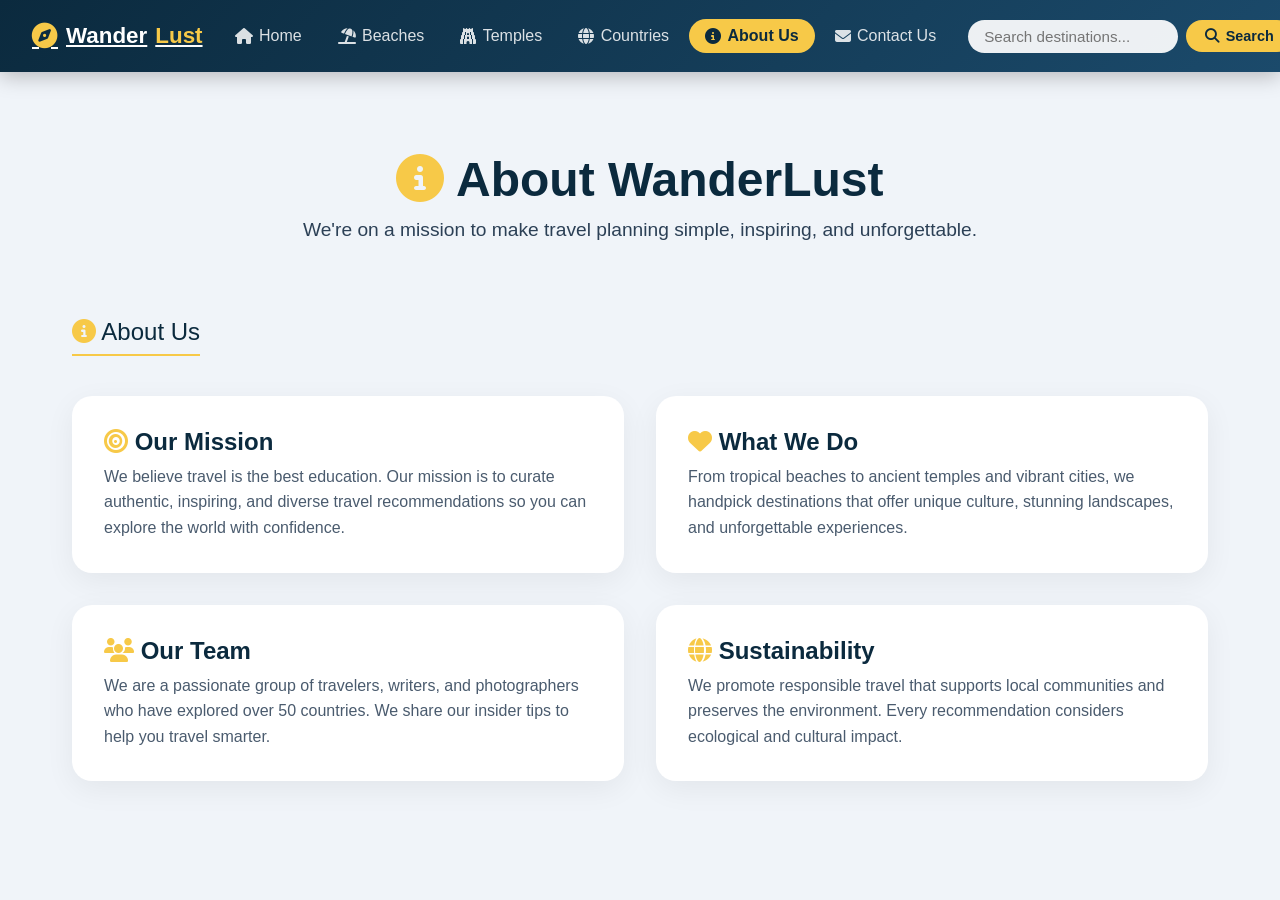
<file: about.html>
<!DOCTYPE html>
<html lang="en">
<head>
  <meta charset="UTF-8" />
  <meta name="viewport" content="width=device-width, initial-scale=1.0" />
  <title>About Us — WanderLust</title>
  <link rel="stylesheet" href="https://cdnjs.cloudflare.com/ajax/libs/font-awesome/6.5.0/css/all.min.css" />
  <link rel="stylesheet" href="styles.css" />
</head>
<body>

<nav class="navbar">
  <a href="index.html" class="brand">
    <i class="fas fa-compass"></i> Wander<span>Lust</span>
  </a>
  <ul class="nav-links">
    <li><a href="index.html"><i class="fas fa-home"></i> Home</a></li>
    <li><a href="beaches.html"><i class="fas fa-umbrella-beach"></i> Beaches</a></li>
    <li><a href="temples.html"><i class="fas fa-gopuram"></i> Temples</a></li>
    <li><a href="countries.html"><i class="fas fa-globe"></i> Countries</a></li>
    <li><a class="active" href="about.html"><i class="fas fa-info-circle"></i> About Us</a></li>
    <li><a href="contact.html"><i class="fas fa-envelope"></i> Contact Us</a></li>
  </ul>
  <div class="search-area">
    <input type="text" id="searchInput" placeholder="Search destinations..." />
    <button class="btn-search" id="searchBtn"><i class="fas fa-search"></i> Search</button>
    <button class="btn-clear" id="clearBtn"><i class="fas fa-times"></i> Clear</button>
  </div>
</nav>

<main class="page">
  <section class="hero">
    <h1><i class="fas fa-info-circle"></i> About WanderLust</h1>
    <p>We're on a mission to make travel planning simple, inspiring, and unforgettable.</p>
  </section>

  <section>
    <h2 class="section-title"><i class="fas fa-info-circle" style="color:#f7c948;"></i> About Us</h2>
    <div class="about-grid">
      <div class="about-card">
        <h3><i class="fas fa-bullseye" style="color:#f7c948;"></i> Our Mission</h3>
        <p>We believe travel is the best education. Our mission is to curate authentic, inspiring, and diverse travel recommendations so you can explore the world with confidence.</p>
      </div>
      <div class="about-card">
        <h3><i class="fas fa-heart" style="color:#f7c948;"></i> What We Do</h3>
        <p>From tropical beaches to ancient temples and vibrant cities, we handpick destinations that offer unique culture, stunning landscapes, and unforgettable experiences.</p>
      </div>
      <div class="about-card">
        <h3><i class="fas fa-users" style="color:#f7c948;"></i> Our Team</h3>
        <p>We are a passionate group of travelers, writers, and photographers who have explored over 50 countries. We share our insider tips to help you travel smarter.</p>
      </div>
      <div class="about-card">
        <h3><i class="fas fa-globe" style="color:#f7c948;"></i> Sustainability</h3>
        <p>We promote responsible travel that supports local communities and preserves the environment. Every recommendation considers ecological and cultural impact.</p>
      </div>
    </div>
  </section>
</main>

<script>
  (function() {
    const searchInput = document.getElementById('searchInput');
    const searchBtn = document.getElementById('searchBtn');
    const clearBtn = document.getElementById('clearBtn');

    function performSearch() {
      window.location.href = 'index.html?q=' + encodeURIComponent(searchInput.value);
    }

    function clearSearch() {
      searchInput.value = '';
      searchInput.focus();
    }

    searchBtn.addEventListener('click', performSearch);
    clearBtn.addEventListener('click', clearSearch);
    searchInput.addEventListener('keydown', function(e) {
      if (e.key === 'Enter') {
        e.preventDefault();
        performSearch();
      }
    });
  })();
</script>
</body>
</html>
</file>
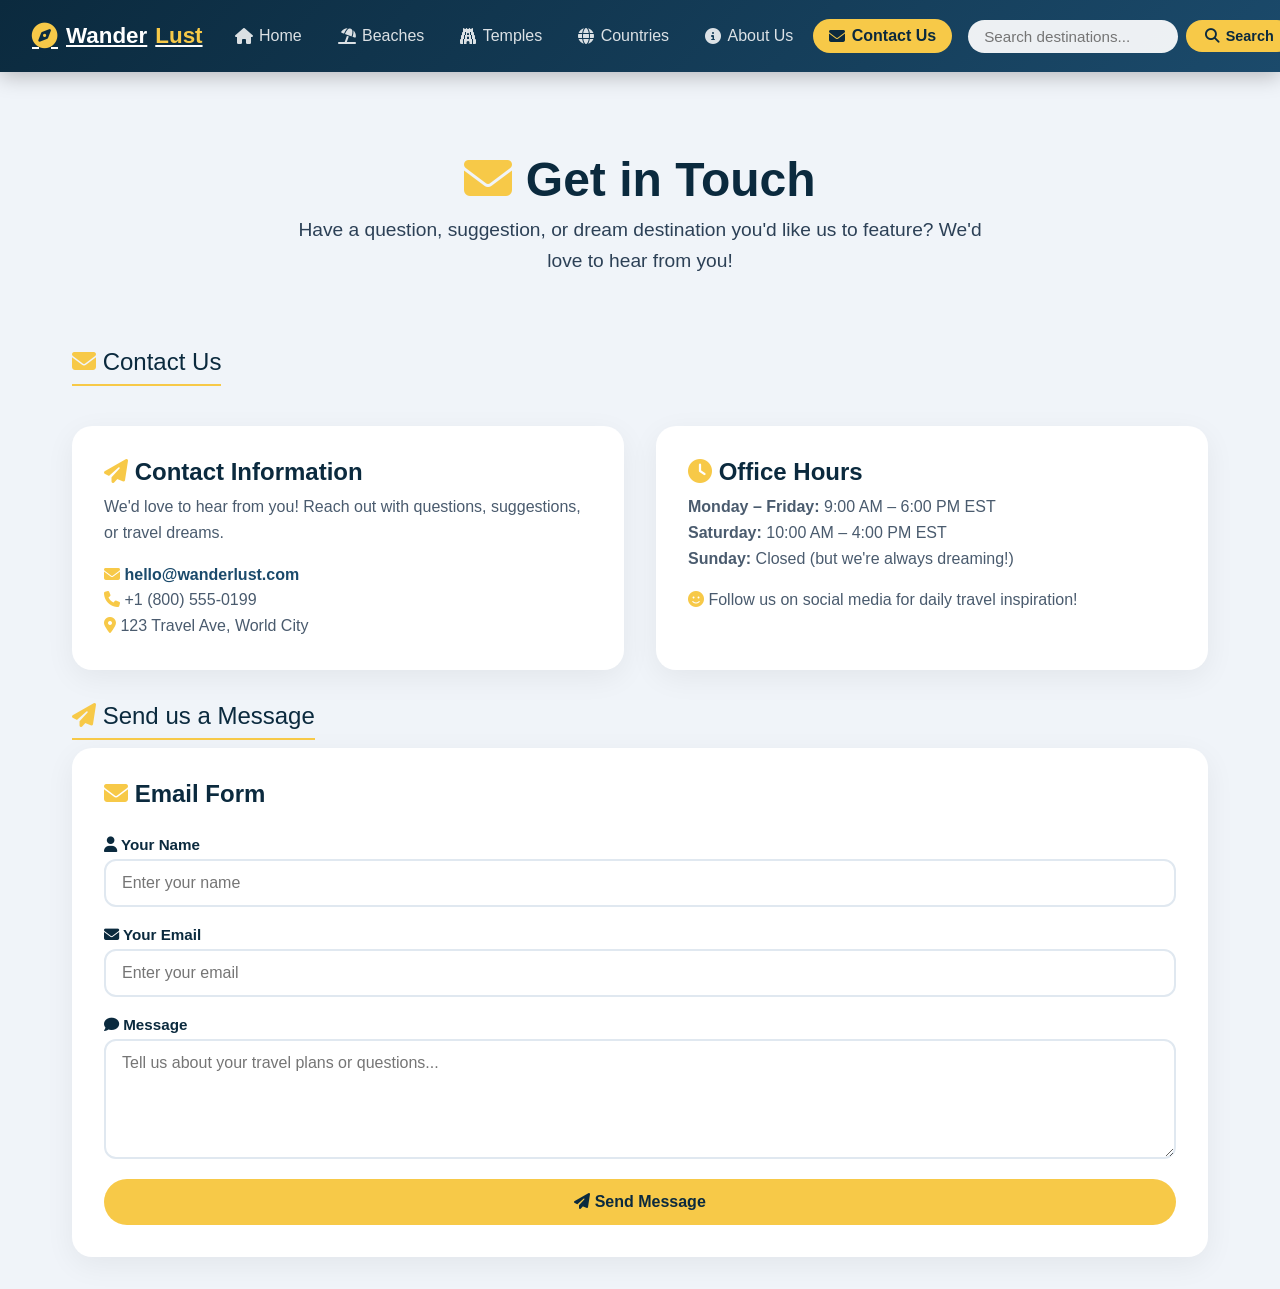
<file: contact.html>
<!DOCTYPE html>
<html lang="en">
<head>
  <meta charset="UTF-8" />
  <meta name="viewport" content="width=device-width, initial-scale=1.0" />
  <title>Contact Us — WanderLust</title>
  <link rel="stylesheet" href="https://cdnjs.cloudflare.com/ajax/libs/font-awesome/6.5.0/css/all.min.css" />
  <link rel="stylesheet" href="styles.css" />
</head>
<body>

<nav class="navbar">
  <a href="index.html" class="brand">
    <i class="fas fa-compass"></i> Wander<span>Lust</span>
  </a>
  <ul class="nav-links">
    <li><a href="index.html"><i class="fas fa-home"></i> Home</a></li>
    <li><a href="beaches.html"><i class="fas fa-umbrella-beach"></i> Beaches</a></li>
    <li><a href="temples.html"><i class="fas fa-gopuram"></i> Temples</a></li>
    <li><a href="countries.html"><i class="fas fa-globe"></i> Countries</a></li>
    <li><a href="about.html"><i class="fas fa-info-circle"></i> About Us</a></li>
    <li><a class="active" href="contact.html"><i class="fas fa-envelope"></i> Contact Us</a></li>
  </ul>
  <div class="search-area">
    <input type="text" id="searchInput" placeholder="Search destinations..." />
    <button class="btn-search" id="searchBtn"><i class="fas fa-search"></i> Search</button>
    <button class="btn-clear" id="clearBtn"><i class="fas fa-times"></i> Clear</button>
  </div>
</nav>

<main class="page">
  <section class="hero">
    <h1><i class="fas fa-envelope"></i> Get in Touch</h1>
    <p>Have a question, suggestion, or dream destination you'd like us to feature? We'd love to hear from you!</p>
  </section>

  <section>
    <h2 class="section-title"><i class="fas fa-envelope" style="color:#f7c948;"></i> Contact Us</h2>
    <div class="contact-grid">
      <div class="contact-card">
        <h3><i class="fas fa-paper-plane" style="color:#f7c948;"></i> Contact Information</h3>
        <p>We'd love to hear from you! Reach out with questions, suggestions, or travel dreams.</p>
        <p style="margin-top: 1rem;"><i class="fas fa-envelope" style="color:#f7c948;"></i> <a href="mailto:hello@wanderlust.com">hello@wanderlust.com</a></p>
        <p><i class="fas fa-phone" style="color:#f7c948;"></i> +1 (800) 555‑0199</p>
        <p><i class="fas fa-map-marker-alt" style="color:#f7c948;"></i> 123 Travel Ave, World City</p>
      </div>
      <div class="contact-card">
        <h3><i class="fas fa-clock" style="color:#f7c948;"></i> Office Hours</h3>
        <p><strong>Monday – Friday:</strong> 9:00 AM – 6:00 PM EST</p>
        <p><strong>Saturday:</strong> 10:00 AM – 4:00 PM EST</p>
        <p><strong>Sunday:</strong> Closed (but we're always dreaming!)</p>
        <p style="margin-top: 1rem;"><i class="fas fa-smile" style="color:#f7c948;"></i> Follow us on social media for daily travel inspiration!</p>
      </div>
    </div>
  </section>

  <section style="margin-top: 2rem;">
    <h2 class="section-title"><i class="fas fa-paper-plane" style="color:#f7c948;"></i> Send us a Message</h2>
    <form class="contact-form" id="contactForm" novalidate>
      <h3><i class="fas fa-envelope" style="color:#f7c948;"></i> Email Form</h3>
      <div class="form-group">
        <label for="name"><i class="fas fa-user"></i> Your Name</label>
        <input type="text" id="name" name="name" placeholder="Enter your name" required />
      </div>
      <div class="form-group">
        <label for="email"><i class="fas fa-envelope"></i> Your Email</label>
        <input type="email" id="email" name="email" placeholder="Enter your email" required />
      </div>
      <div class="form-group">
        <label for="message"><i class="fas fa-comment"></i> Message</label>
        <textarea id="message" name="message" placeholder="Tell us about your travel plans or questions..." required></textarea>
      </div>
      <button type="submit" class="btn-submit"><i class="fas fa-paper-plane"></i> Send Message</button>
      <div id="formMessage" class="form-message"></div>
    </form>
  </section>
</main>

<script>
  (function() {
    const searchInput = document.getElementById('searchInput');
    const searchBtn = document.getElementById('searchBtn');
    const clearBtn = document.getElementById('clearBtn');
    const contactForm = document.getElementById('contactForm');
    const formMessage = document.getElementById('formMessage');

    function performSearch() {
      window.location.href = 'index.html?q=' + encodeURIComponent(searchInput.value);
    }

    function clearSearch() {
      searchInput.value = '';
      searchInput.focus();
    }

    searchBtn.addEventListener('click', performSearch);
    clearBtn.addEventListener('click', clearSearch);
    searchInput.addEventListener('keydown', function(e) {
      if (e.key === 'Enter') {
        e.preventDefault();
        performSearch();
      }
    });

    contactForm.addEventListener('submit', function(e) {
      e.preventDefault();
      const name = document.getElementById('name').value.trim();
      const email = document.getElementById('email').value.trim();
      const message = document.getElementById('message').value.trim();

      if (!name || !email || !message) {
        formMessage.className = 'form-message error';
        formMessage.textContent = 'Please fill in all fields.';
        return;
      }

      const emailPattern = /^[^\s@]+@[^\s@]+\.[^\s@]+$/;
      if (!emailPattern.test(email)) {
        formMessage.className = 'form-message error';
        formMessage.textContent = 'Please enter a valid email address.';
        return;
      }

      formMessage.className = 'form-message success';
      formMessage.textContent = 'Thank you, ' + name + '! Your message has been sent successfully.';
      contactForm.reset();
    });
  })();
</script>
</body>
</html>
</file>
<file: styles.css>
/* ---------- Reset & Base ---------- */
* { margin: 0; padding: 0; box-sizing: border-box; font-family: 'Segoe UI', Tahoma, Geneva, Verdana, sans-serif; }
body { background: #f0f4f9; min-height: 100vh; }

/* ---------- Navigation ---------- */
.navbar {
  background: linear-gradient(135deg, #0b2a3e 0%, #1b4a6b 100%);
  padding: 0 2rem;
  height: 72px;
  display: flex;
  align-items: center;
  justify-content: space-between;
  box-shadow: 0 4px 20px rgba(0,0,0,0.25);
  position: sticky;
  top: 0;
  z-index: 100;
  flex-wrap: nowrap;
  gap: 1rem;
}
.brand {
  display: flex;
  align-items: center;
  gap: 0.5rem;
  color: #fff;
  font-size: 1.4rem;
  font-weight: 700;
  white-space: nowrap;
  flex-shrink: 0;
}
.brand i { color: #f7c948; font-size: 1.6rem; }
.brand span { color: #f7c948; }

.nav-links {
  display: flex;
  align-items: center;
  gap: 0.25rem;
  list-style: none;
  flex-shrink: 0;
}
.nav-links li a {
  color: rgba(255,255,255,0.85);
  text-decoration: none;
  font-size: 1rem;
  font-weight: 500;
  padding: 0.5rem 1rem;
  border-radius: 30px;
  transition: all 0.25s ease;
  cursor: pointer;
  white-space: nowrap;
  display: inline-flex;
  align-items: center;
  gap: 0.4rem;
}
.nav-links li a:hover,
.nav-links li a.active {
  background: #f7c948;
  color: #0b2a3e;
  font-weight: 600;
}

.search-area {
  display: flex;
  align-items: center;
  gap: 0.5rem;
  flex-shrink: 0;
  flex-wrap: nowrap;
}
.search-area input {
  padding: 0.5rem 1rem;
  border: none;
  border-radius: 30px;
  font-size: 0.95rem;
  width: 210px;
  background: rgba(255,255,255,0.92);
  outline: 2px solid transparent;
  transition: all 0.3s ease;
  color: #1e2a3a;
}
.search-area input:focus {
  outline: 2px solid #f7c948;
  background: #ffffff;
  box-shadow: 0 0 12px rgba(247,201,72,0.35);
}
.search-area button {
  padding: 0.5rem 1.2rem;
  border: none;
  border-radius: 30px;
  font-size: 0.9rem;
  font-weight: 600;
  cursor: pointer;
  transition: all 0.25s ease;
  white-space: nowrap;
  display: flex;
  align-items: center;
  gap: 0.4rem;
}
.btn-search {
  background: #f7c948;
  color: #0b2a3e;
}
.btn-search:hover {
  background: #ffd966;
  transform: scale(1.04);
  box-shadow: 0 4px 14px rgba(247,201,72,0.4);
}
.btn-clear {
  background: rgba(255,255,255,0.15);
  color: #ffffff;
  border: 1px solid rgba(255,255,255,0.25);
}
.btn-clear:hover {
  background: rgba(255,255,255,0.28);
  transform: scale(1.04);
}

/* ---------- Page Container ---------- */
.page {
  max-width: 1200px;
  margin: 2rem auto;
  padding: 0 2rem;
}

.hero {
  text-align: center;
  padding: 3rem 0;
}
.hero h1 {
  font-size: 3rem;
  color: #0b2a3e;
  margin-bottom: 0.5rem;
  font-weight: 800;
}
.hero h1 i { color: #f7c948; }
.hero p {
  font-size: 1.2rem;
  color: #2c4056;
  max-width: 700px;
  margin: 0 auto 1.5rem;
  line-height: 1.6;
}
.hero .tag {
  background: #ffffff;
  padding: 0.5rem 2rem;
  border-radius: 40px;
  box-shadow: 0 8px 30px rgba(0,0,0,0.08);
  display: inline-block;
  border: 1px solid rgba(11,42,62,0.08);
}
.hero .tag i { color: #f7c948; margin-right: 0.5rem; }

/* About & Contact */
.about-grid, .contact-grid {
  display: grid;
  grid-template-columns: 1fr 1fr;
  gap: 2rem;
  margin-top: 2rem;
}
.about-card, .contact-card {
  background: white;
  padding: 2rem;
  border-radius: 20px;
  box-shadow: 0 8px 30px rgba(0,0,0,0.06);
}
.about-card h3, .contact-card h3 {
  color: #0b2a3e;
  margin-bottom: 0.5rem;
  font-size: 1.5rem;
}
.about-card p, .contact-card p {
  color: #4a5b6e;
  line-height: 1.6;
}
.contact-card a {
  color: #1b4a6b;
  text-decoration: none;
  font-weight: 600;
}
.contact-card a:hover { text-decoration: underline; }

/* Results Grid */
.results-grid {
  display: grid;
  grid-template-columns: repeat(auto-fill, minmax(260px, 1fr));
  gap: 2rem;
  margin-top: 1.5rem;
}
.result-card {
  background: white;
  border-radius: 20px;
  overflow: hidden;
  box-shadow: 0 8px 30px rgba(0,0,0,0.08);
  transition: transform 0.2s ease, box-shadow 0.2s ease;
}
.result-card:hover {
  transform: translateY(-6px);
  box-shadow: 0 12px 40px rgba(0,0,0,0.15);
}
.result-card img {
  width: 100%;
  height: 180px;
  object-fit: cover;
  display: block;
  background: #e8edf2;
}
.card-images {
  display: grid;
  grid-template-columns: 1fr 1fr;
  gap: 2px;
}
.card-images img {
  height: 140px;
}
.result-card .card-body {
  padding: 1rem 1.2rem 1.2rem;
}
.result-card .card-body h3 {
  font-size: 1.2rem;
  color: #0b2a3e;
  margin-bottom: 0.3rem;
}
.result-card .card-body p {
  font-size: 0.95rem;
  color: #4a5b6e;
  line-height: 1.4;
}
.result-card .card-body .tag {
  display: inline-block;
  background: #eef3f9;
  padding: 0.2rem 0.8rem;
  border-radius: 30px;
  font-size: 0.75rem;
  font-weight: 600;
  color: #1b4a6b;
  margin-top: 0.5rem;
}
.no-results {
  text-align: center;
  padding: 3rem 0;
  font-size: 1.2rem;
  color: #4a5b6e;
}
.no-results i {
  font-size: 2.5rem;
  color: #b0c4d8;
  margin-bottom: 0.5rem;
  display: block;
}

.section-title {
  color: #0b2a3e;
  font-weight: 300;
  border-bottom: 2px solid #f7c948;
  padding-bottom: 0.5rem;
  display: inline-block;
  margin-bottom: 0.5rem;
}

/* Responsive */
@media (max-width: 820px) {
  .navbar {
    padding: 0 1rem;
    height: auto;
    min-height: 72px;
    flex-wrap: wrap;
    gap: 0.6rem;
    justify-content: center;
  }
  .brand { flex: 0 0 100%; justify-content: center; }
  .nav-links { flex-wrap: wrap; justify-content: center; gap: 0.1rem; }
  .nav-links li a { font-size: 0.9rem; padding: 0.4rem 0.8rem; }
  .search-area { flex-wrap: wrap; justify-content: center; width: 100%; gap: 0.4rem; }
  .search-area input { width: 100%; max-width: 260px; }
  .search-area button { padding: 0.4rem 1rem; font-size: 0.85rem; }
  .about-grid, .contact-grid { grid-template-columns: 1fr; }
  .hero h1 { font-size: 2.2rem; }
}
/* ---------- Forms ---------- */
.contact-form {
  background: white;
  padding: 2rem;
  border-radius: 20px;
  box-shadow: 0 8px 30px rgba(0,0,0,0.06);
  display: flex;
  flex-direction: column;
  gap: 1.2rem;
}
.contact-form h3 {
  color: #0b2a3e;
  font-size: 1.5rem;
  margin-bottom: 0.5rem;
}
.form-group {
  display: flex;
  flex-direction: column;
  gap: 0.4rem;
}
.form-group label {
  font-weight: 600;
  color: #0b2a3e;
  font-size: 0.95rem;
}
.form-group input,
.form-group textarea {
  padding: 0.8rem 1rem;
  border: 2px solid #e0e8f0;
  border-radius: 12px;
  font-size: 1rem;
  color: #1e2a3a;
  transition: border-color 0.25s ease, box-shadow 0.25s ease;
  outline: none;
}
.form-group input:focus,
.form-group textarea:focus {
  border-color: #f7c948;
  box-shadow: 0 0 0 4px rgba(247,201,72,0.15);
}
.form-group textarea {
  min-height: 120px;
  resize: vertical;
}
.btn-submit {
  background: #f7c948;
  color: #0b2a3e;
  border: none;
  padding: 0.9rem 1.5rem;
  border-radius: 30px;
  font-size: 1rem;
  font-weight: 700;
  cursor: pointer;
  transition: all 0.25s ease;
}
.btn-submit:hover {
  background: #ffd966;
  transform: scale(1.02);
  box-shadow: 0 4px 14px rgba(247,201,72,0.4);
}
.form-message {
  padding: 1rem;
  border-radius: 12px;
  font-weight: 600;
  display: none;
}
.form-message.success {
  background: #e8f5e9;
  color: #2e7d32;
  display: block;
}
.form-message.error {
  background: #ffebee;
  color: #c62828;
  display: block;
}

/* ---------- Category Pages ---------- */
.category-intro {
  text-align: center;
  padding: 2rem 0 1rem;
}
.category-intro h1 {
  font-size: 2.6rem;
  color: #0b2a3e;
  margin-bottom: 0.5rem;
}
.category-intro h1 i { color: #f7c948; }
.category-intro p {
  color: #2c4056;
  font-size: 1.1rem;
  max-width: 700px;
  margin: 0 auto;
  line-height: 1.6;
}

@media (max-width: 480px) {
  .nav-links li a { font-size: 0.8rem; padding: 0.3rem 0.6rem; }
  .category-intro h1 { font-size: 2rem; }
}
</file>
